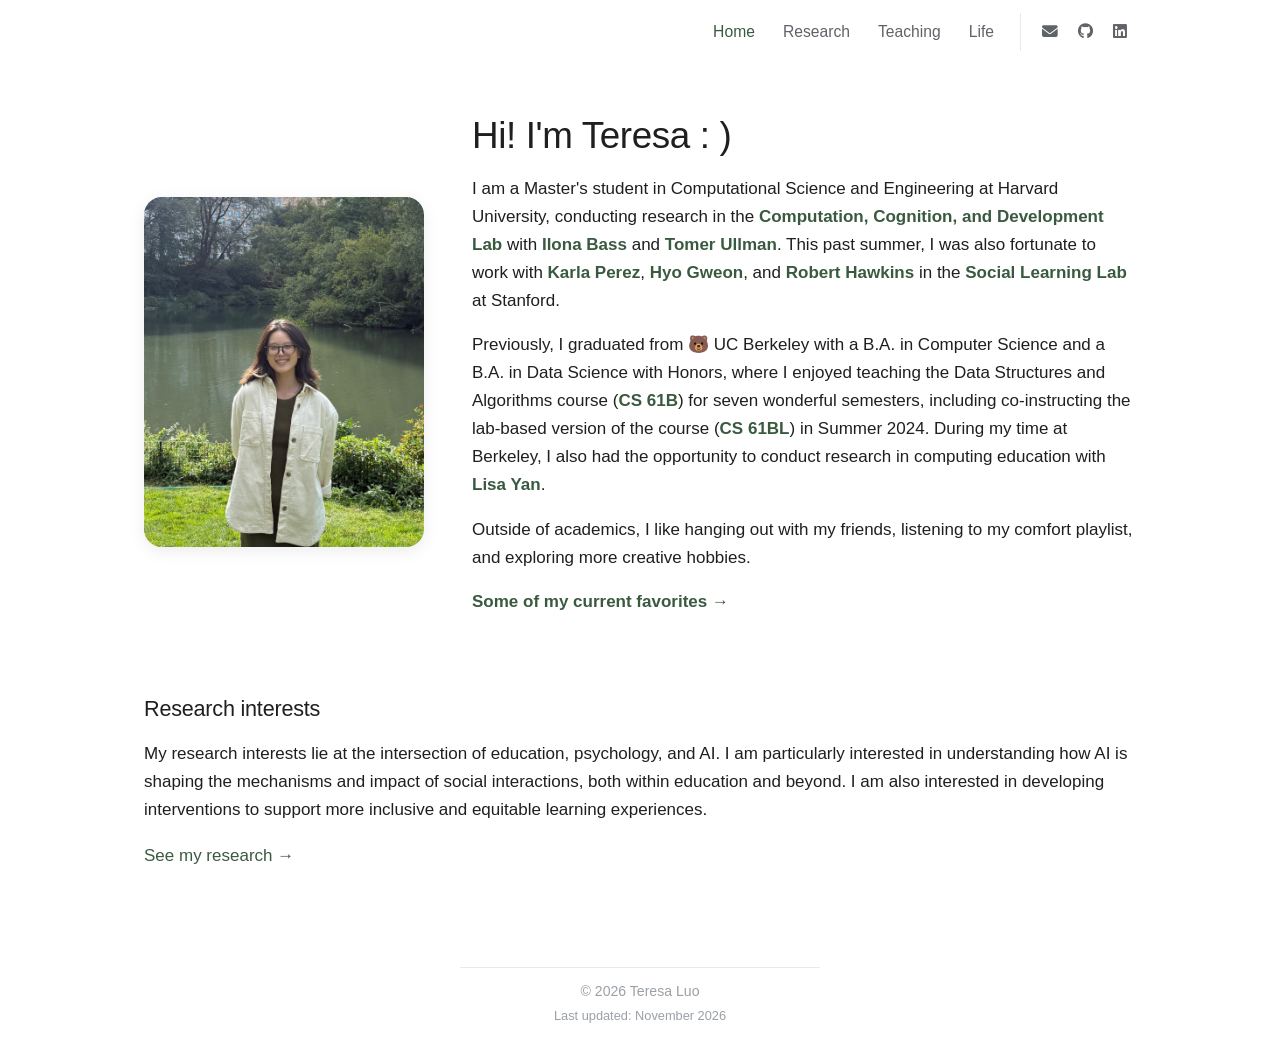
<file: index.html>
<!doctype html>
<html lang="en">
<head>
    <meta charset="utf-8">
    <meta name="viewport" content="width=device-width, initial-scale=1">
    <meta name="description" content="Teresa Luo: Master's student in Computational Science and Engineering at Harvard, researching education, psychology, and AI.">
    <meta name="theme-color" content="#ffffff">
    <title>Teresa Luo</title>
    <link rel="icon" href="data:image/svg+xml,<svg xmlns=%22http://www.w3.org/2000/svg%22 viewBox=%220 0 100 100%22><text y=%22.9em%22 font-size=%2290%22>🐼</text></svg>">
    <link rel="stylesheet" href="https://cdnjs.cloudflare.com/ajax/libs/font-awesome/6.5.2/css/all.min.css">
    <link rel="stylesheet" href="assets/site.css">
</head>
<body data-page="home">

<!-- ===== Shared header (same on every page) ===== -->
<header class="site-header">
    <div class="wrap nav-row">
        <button class="nav-toggle" type="button" aria-label="Menu" aria-expanded="false"><i class="fa-solid fa-bars"></i></button>
        <nav class="site-nav" aria-label="Main">
            <a href="index.html" data-nav="home">Home</a>
            <a href="research.html" data-nav="research">Research</a>
            <a href="teaching.html" data-nav="teaching">Teaching</a>
            <a href="life.html" data-nav="life">Life</a>
            <span class="nav-icons">
                <a href="#" data-email="ude.dravrah.g@oulaseret" title="Email" aria-label="Email"><i class="fa-solid fa-envelope"></i></a>
                <a href="https://github.com/teresalluo" target="_blank" rel="noopener" title="GitHub" aria-label="GitHub"><i class="fa-brands fa-github"></i></a>
                <a href="https://www.linkedin.com/in/teresa-luo-lmk1210/" target="_blank" rel="noopener" title="LinkedIn" aria-label="LinkedIn"><i class="fa-brands fa-linkedin"></i></a>
            </span>
        </nav>
    </div>
</header>

<main class="wrap">
    <section class="hero">
        <div class="hero-side">
            <div class="hero-photo">
                <img src="images/profile.jpg" alt="Portrait of Teresa" data-ph="Profile photo">
            </div>
        </div>

        <div class="hero-text">
            <h1>Hi! I'm Teresa : )</h1>
            <p>
                I am a Master's student in Computational Science and Engineering at Harvard University,
                conducting research in the
                <a href="https://www.cocodev.org/" target="_blank" rel="noopener">Computation, Cognition, and Development Lab</a>
                with <a href="https://ilonabass.weebly.com/" target="_blank" rel="noopener">Ilona Bass</a>
                and <a href="https://www.tomerullman.org/" target="_blank" rel="noopener">Tomer Ullman</a>.
                This past summer, I was also fortunate to work with
                <a href="https://karlaeperez.github.io/karla/" target="_blank" rel="noopener">Karla Perez</a>,
                <a href="https://web.stanford.edu/~hyo/Home.html" target="_blank" rel="noopener">Hyo Gweon</a>, and
                <a href="https://rdhawkins.com/" target="_blank" rel="noopener">Robert Hawkins</a>
                in the <a href="https://sll.stanford.edu/" target="_blank" rel="noopener">Social Learning Lab</a> at Stanford.
            </p>
            <p>
                Previously, I graduated from 🐻 UC Berkeley with a B.A. in Computer Science and a B.A. in Data Science
                with Honors, where I enjoyed teaching the Data Structures and Algorithms course
                (<a href="https://sp25.datastructur.es" target="_blank" rel="noopener">CS 61B</a>)
                for seven wonderful semesters, including co-instructing the lab-based version of the course
                (<a href="https://cs61bl.github.io/su24" target="_blank" rel="noopener">CS 61BL</a>)
                in Summer 2024. During my time at Berkeley, I also had the opportunity to conduct research in
                computing education with
                <a href="https://www2.eecs.berkeley.edu/Faculty/Homepages/yanlisa.html" target="_blank" rel="noopener">Lisa Yan</a>.
            </p>
            <p>
                Outside of academics, I like hanging out with my friends, listening to my comfort playlist,
                and exploring more creative hobbies. 
            </p>
            <p><a href="life.html">Some of my current favorites →</a></p>
        </div>
    </section>

    <!-- Research interests  -->
    <section class="block" id="interests">
        <h2 class="section-title">Research interests</h2>
        <p>
            My research interests lie at the intersection of education, psychology, and AI. 
            I am particularly interested in understanding how AI is shaping the mechanisms and impact of social interactions, both within education and beyond. 
            I am also interested in developing interventions to support more inclusive and equitable learning experiences.
        </p>
        <p style="margin-top:18px"><a class="more-link" href="research.html">See my research →</a></p>
    </section>


    <!-- News (scrollable)
         Newest first. Copy an <li> to add an item; tags: Talk, Paper, Poster, Fellowship, Grant…
    <section class="block" id="news">
        <h2 class="section-title">News</h2>
        <div class="news" tabindex="0" aria-label="News, scrollable">
            <ul>
                <li>
                    <time class="tbd">Mon YYYY</time>
                    <p><span class="chip accent">Paper</span><span class="tbd">Our paper on sense of belonging in CS was accepted to SIGCSE TS 2027.</span></p>
                </li>
                <li>
                    <time class="tbd">Mon YYYY</time>
                    <p><span class="chip accent">Fellowship</span><span class="tbd">[Fellowship or grant name and a short line.]</span></p>
                </li>
                <li>
                    <time class="tbd">Summer 2026</time>
                    <p><span class="chip">Research</span><span class="tbd">Spent the summer in the Social Learning Lab at Stanford.</span></p>
                </li>
                <li>
                    <time class="tbd">Mon YYYY</time>
                    <p><span class="chip accent">Talk</span><span class="tbd">[Talk title], [venue].</span></p>
                </li>
                <li>
                    <time class="tbd">Mon YYYY</time>
                    <p><span class="chip accent">Paper</span><span class="tbd">Presented our student support paper at SIGCSE TS 2026.</span></p>
                </li>
                <li>
                    <time class="tbd">Mon YYYY</time>
                    <p><span class="chip">Milestone</span><span class="tbd">Started my Master's in Computational Science and Engineering at Harvard.</span></p>
                </li>
                <li>
                    <time class="tbd">May YYYY</time>
                    <p><span class="chip">Milestone</span><span class="tbd">Graduated from UC Berkeley with Honors in Data Science.</span></p>
                </li>
                <li>
                    <time class="tbd">Mon YYYY</time>
                    <p><span class="chip accent">Poster</span><span class="tbd">Presented our student support poster at SIGCSE TS 2025.</span></p>
                </li>
            </ul>
        </div>
    </section>
    ===== end News ===== -->

</main>

<footer class="site-footer">
    <div class="wrap">
        <span>© <span id="year">2026</span> Teresa Luo</span>
        <span class="last-updated">Last updated: November 2026</span>
    </div>
</footer>

<script src="assets/site.js"></script>
</body>
</html>
</file>
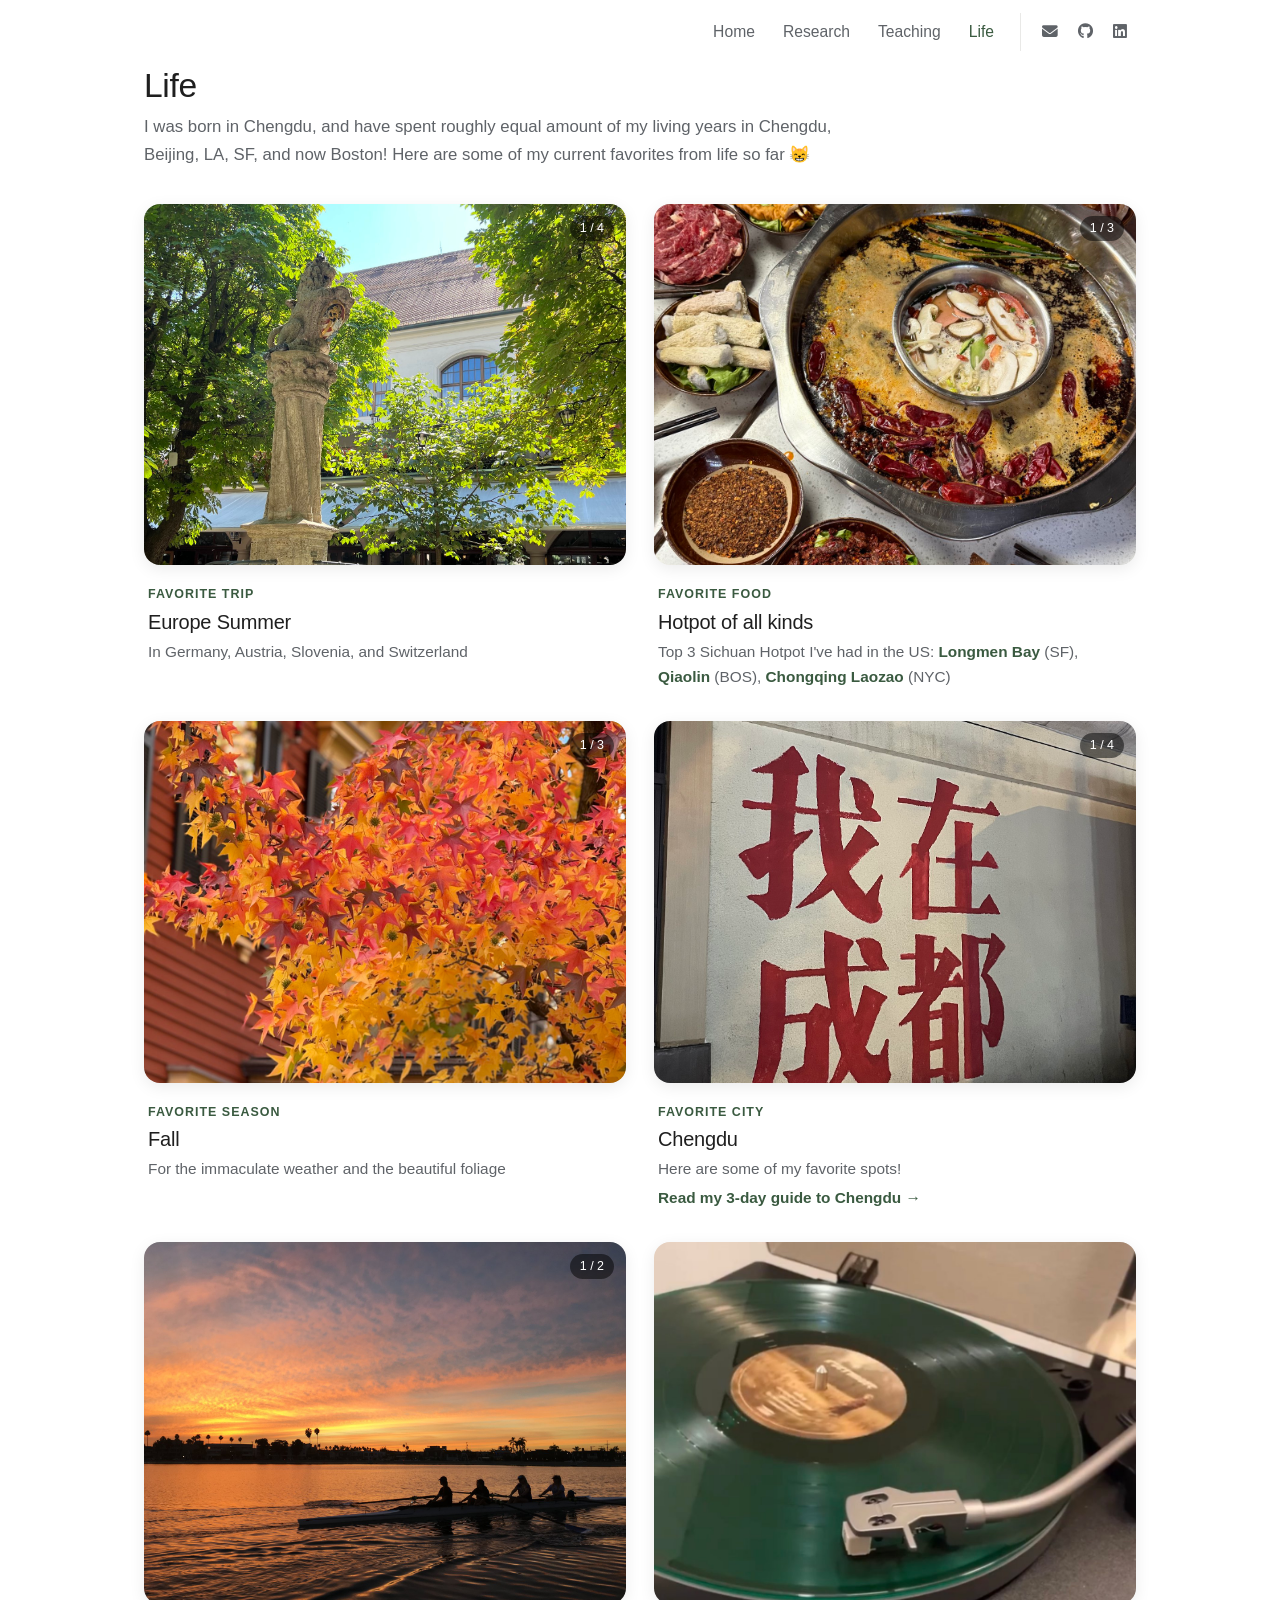
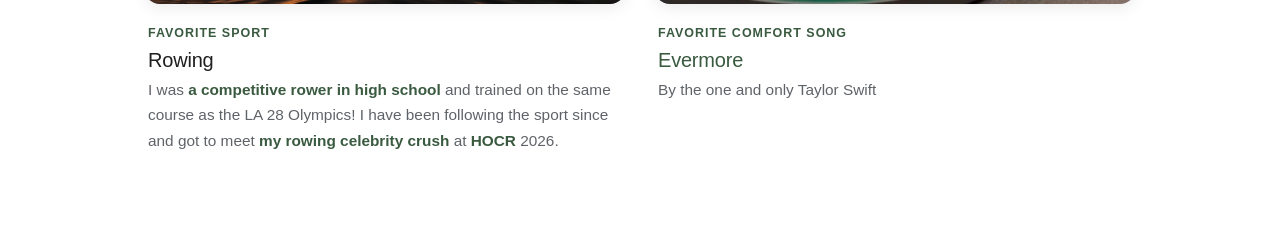
<file: life.html>
<!doctype html>
<html lang="en">
<head>
    <meta charset="utf-8">
    <meta name="viewport" content="width=device-width, initial-scale=1">
    <meta name="description" content="A few of Teresa Luo's current favorites from life.">
    <meta name="theme-color" content="#ffffff">
    <title>Life · Teresa Luo</title>
    <link rel="icon" href="data:image/svg+xml,<svg xmlns=%22http://www.w3.org/2000/svg%22 viewBox=%220 0 100 100%22><text y=%22.9em%22 font-size=%2290%22>🐼</text></svg>">
    <link rel="stylesheet" href="https://cdnjs.cloudflare.com/ajax/libs/font-awesome/6.5.2/css/all.min.css">
    <link rel="stylesheet" href="assets/site.css">
</head>
<body data-page="life">

<header class="site-header">
    <div class="wrap nav-row">
        <button class="nav-toggle" type="button" aria-label="Menu" aria-expanded="false"><i class="fa-solid fa-bars"></i></button>
        <nav class="site-nav" aria-label="Main">
            <a href="index.html" data-nav="home">Home</a>
            <a href="research.html" data-nav="research">Research</a>
            <a href="teaching.html" data-nav="teaching">Teaching</a>
            <a href="life.html" data-nav="life">Life</a>
            <span class="nav-icons">
                <a href="#" data-email="ude.dravrah.g@oulaseret" title="Email" aria-label="Email"><i class="fa-solid fa-envelope"></i></a>
                <a href="https://github.com/teresalluo" target="_blank" rel="noopener" title="GitHub" aria-label="GitHub"><i class="fa-brands fa-github"></i></a>
                <a href="https://www.linkedin.com/in/teresa-luo-lmk1210/" target="_blank" rel="noopener" title="LinkedIn" aria-label="LinkedIn"><i class="fa-brands fa-linkedin"></i></a>
            </span>
        </nav>
    </div>
</header>

<main class="wrap">
    <h1 class="page-title">Life</h1>
    <p class="page-intro">
        I was born in Chengdu, and have spent roughly equal amount of my living years in Chengdu, Beijing, LA,
        SF, and now Boston! Here are some of my current favorites from life so far 😸
    </p>

    <div class="fav-grid">

        <!-- Trip -->
        <article class="fav-card">
            <div class="carousel">
                <div class="carousel-track">
                    <figure class="slide">
                        <img src="images/life/trip-munich.jpg" alt="" data-ph="Munich">
                        <figcaption><b>Munich, Germany</b></figcaption>
                    </figure>
                    <figure class="slide">
                        <img src="images/life/trip-salzburg.jpg" alt="" data-ph="Salzburg">
                        <figcaption><b>Salzburg, Austria</b></figcaption>
                    </figure>
                    <figure class="slide">
                        <img src="images/life/trip-slovenia.jpg" alt="" data-ph="Slovenia">
                        <figcaption><b>Lake Bled, Slovenia</b></figcaption>
                    </figure>
                    <figure class="slide">
                        <img src="images/life/trip-switzerland.jpg" alt="" data-ph="Switzerland">
                        <figcaption><b>Männlichen, Switzerland</b></figcaption>
                    </figure>
                </div>
            </div>
            <div class="fav-label">
                <span class="kicker">Favorite trip</span>
                <h3>Europe Summer</h3>
                <p>In Germany, Austria, Slovenia, and Switzerland</p>
            </div>
        </article>


        <!-- Food -->
        <article class="fav-card">
            <div class="carousel">
                <div class="carousel-track">
                    <figure class="slide">
                        <img src="images/life/hotpot-1.jpg" alt="" data-ph="#1 Longmen Bay">
                        <figcaption><b>Sichuan Hotpot</b>All time favorite.</figcaption>
                    </figure>
                    <figure class="slide">
                        <img src="images/life/hotpot-2.jpg" alt="" data-ph="#2 Qiaolin">
                        <figcaption><b>Homemade Hotpot</b>Family tradition for Chinese New Year.</figcaption>
                    </figure>
                    <figure class="slide">
                        <img src="images/life/hotpot-3.jpg" alt="" data-ph="#3 Chongqing Laozao">
                        <figcaption><b>Beijing Lamb Hotpot</b>Perfect for winter.</figcaption>
                    </figure>
                </div>
            </div>
            <div class="fav-label">
                <span class="kicker">Favorite food</span>
                <h3>Hotpot of all kinds</h3>
                <p>Top 3 Sichuan Hotpot I've had in the US: <a href="https://share.google/31XPvJmdEYuAkTOsK" target="_blank" rel="noopener">Longmen Bay</a> (SF), <a href="https://share.google/3raqcWEhiXkG2h8Eh" target="_blank" rel="noopener">Qiaolin</a> (BOS), <a href="https://share.google/3NQvRjx6LR2bCLamO" target="_blank" rel="noopener">Chongqing Laozao</a> (NYC)</p>
            </div>
        </article>


        <!-- Season -->
        <article class="fav-card">
            <div class="carousel">
                <div class="carousel-track">
                    <figure class="slide">
                        <img src="images/life/boston-fall-1.jpg" alt="" data-ph="Boston fall 1">
                        <figcaption><b>Cambridge, MA</b></figcaption>
                    </figure>
                    <figure class="slide">
                        <img src="images/life/boston-fall-2.jpg" alt="" data-ph="Boston fall 2">
                        <figcaption><b>Boston, MA</b></figcaption>
                    </figure>
                    <figure class="slide">
                        <img src="images/life/berkeley-fall.jpg" alt="" data-ph="Berkeley fall">
                        <figcaption><b>Berkeley, CA</b></figcaption>
                    </figure>
                </div>
            </div>
            <div class="fav-label">
                <span class="kicker">Favorite season</span>
                <h3>Fall</h3>
                <p>For the immaculate weather and the beautiful foliage</p>
            </div>
        </article>

        <!-- City -->
        <article class="fav-card">
            <div class="carousel">
                <div class="carousel-track">
                    <figure class="slide">
                        <img src="images/life/chengdu-1.jpg" alt="" data-ph="Chengdu-1">
                        <figcaption><b>玉林 (Yulin)</b></figcaption>
                    </figure>
                    <figure class="slide">
                        <img src="images/life/chengdu-2.jpg" alt="" data-ph="Chengdu-2">
                        <figcaption><b>人民公园 (People's Park)</b></figcaption>
                    </figure>
                    <figure class="slide">
                        <img src="images/life/chengdu-3.jpg" alt="" data-ph="Chengdu-3">
                        <figcaption><b>宽窄巷子 (Kuanzhai Alley)</b></figcaption>
                    </figure>
                    <figure class="slide">
                        <img src="images/life/chengdu-4.jpg" alt="" data-ph="Chengdu-4">
                        <figcaption><b>熊猫谷 (Panda Valley)</b></figcaption>
                    </figure>
                </div>
            </div>
            <div class="fav-label">
                <span class="kicker">Favorite city</span>
                <h3>Chengdu</h3>
                <p>Here are some of my favorite spots!</p>
                <p>
                    <a href="https://docs.google.com/document/d/1J1O_hslM74y4-bNJDD3VA3Fhli7TK6GT7sq55f9Pz04/edit?usp=sharing" target="_blank" rel="noopener noreferrer">Read my 3-day guide to Chengdu →</a>
                </p>
            </div>
        </article>

        <!-- Sport -->
        <article class="fav-card">
            <div class="carousel">
                <div class="carousel-track">
                    <figure class="slide">
                        <img src="images/life/rowing-1.jpg" alt="" data-ph="rowing-1">
                        <figcaption><b>Long Beach 2019</b>Novice year!</figcaption>

                    </figure>
                    <figure class="slide">
                        <img src="images/life/rowing-2.jpg" alt="" data-ph="rowing-2">
                        <figcaption><b>Cambridge 2026</b>US Women's Olympic team at HOCR.</figcaption>
                    </figure>
                </div>
            </div>
            <div class="fav-label">
                <span class="kicker">Favorite sport</span>
                <h3>Rowing</h3>
                <p>I was <a href="https://www.longbeachjuniorcrew.org/" target="_blank" rel="noopener">a competitive rower in high school</a> and trained on the same course as the LA 28 Olympics! I have been following the sport since and got to meet <a href="https://usrowing.org/rosters/2025-senior/kaitlin-knifton" target="_blank" rel="noopener">my rowing celebrity crush</a> at <a href="https://hocr.org/" target="_blank" rel="noopener">HOCR</a> 2026.  </p>
            </div>
        </article>


        <!-- Song -->
        <article class="fav-card">
            <div class="carousel">
                <div class="carousel-track">
                    <figure class="slide">
                        <img src="images/life/champagne-problems.jpg" alt="Green vinyl record playing on a turntable">
                    </figure>
                </div>
            </div>
            <div class="fav-label">
                <span class="kicker">Favorite comfort song</span>
                <h3><a href="https://www.youtube.com/watch?v=EXLgZZE072g" target="_blank" rel="noopener">Evermore</a></h3>
                <p>By the one and only Taylor Swift</p>
            </div>
        </article>

    </div>
</main>

<script src="assets/site.js"></script>
</body>
</html>
</file>
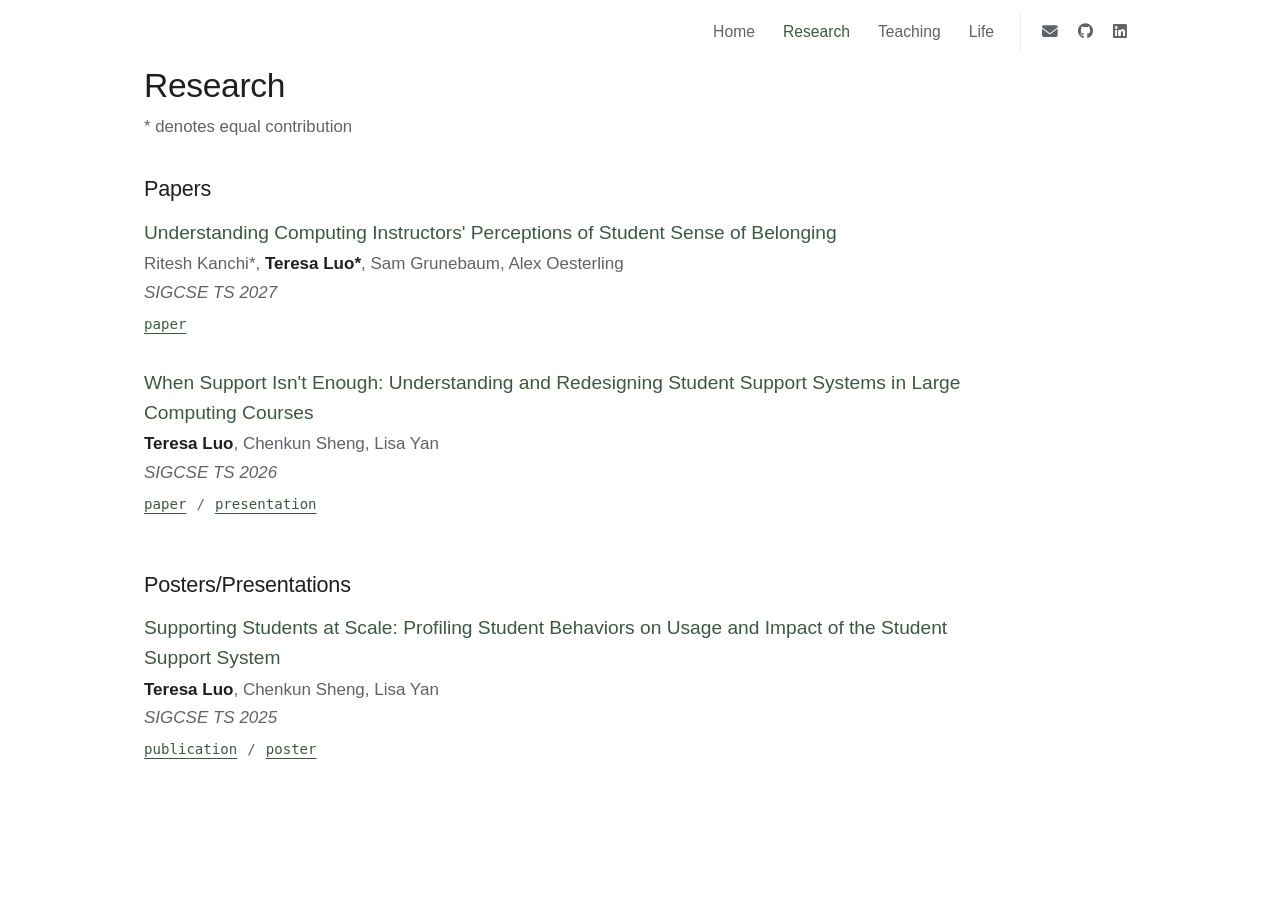
<file: research.html>
<!doctype html>
<html lang="en">
<head>
    <meta charset="utf-8">
    <meta name="viewport" content="width=device-width, initial-scale=1">
    <meta name="description" content="Research by Teresa Luo at the intersection of education, psychology, and AI.">
    <meta name="theme-color" content="#ffffff">
    <title>Research · Teresa Luo</title>
    <link rel="icon" href="data:image/svg+xml,<svg xmlns=%22http://www.w3.org/2000/svg%22 viewBox=%220 0 100 100%22><text y=%22.9em%22 font-size=%2290%22>🐼</text></svg>">
    <link rel="stylesheet" href="https://cdnjs.cloudflare.com/ajax/libs/font-awesome/6.5.2/css/all.min.css">
    <link rel="stylesheet" href="assets/site.css">
</head>
<body data-page="research">

<header class="site-header">
    <div class="wrap nav-row">
        <button class="nav-toggle" type="button" aria-label="Menu" aria-expanded="false"><i class="fa-solid fa-bars"></i></button>
        <nav class="site-nav" aria-label="Main">
            <a href="index.html" data-nav="home">Home</a>
            <a href="research.html" data-nav="research">Research</a>
            <a href="teaching.html" data-nav="teaching">Teaching</a>
            <a href="life.html" data-nav="life">Life</a>
            <span class="nav-icons">
                <a href="#" data-email="ude.dravrah.g@oulaseret" title="Email" aria-label="Email"><i class="fa-solid fa-envelope"></i></a>
                <a href="https://github.com/teresalluo" target="_blank" rel="noopener" title="GitHub" aria-label="GitHub"><i class="fa-brands fa-github"></i></a>
                <a href="https://www.linkedin.com/in/teresa-luo-lmk1210/" target="_blank" rel="noopener" title="LinkedIn" aria-label="LinkedIn"><i class="fa-brands fa-linkedin"></i></a>
            </span>
        </nav>
    </div>
</header>

<main class="wrap">
    <h1 class="page-title">Research</h1>
    <p class="page-intro">
        * denotes equal contribution</span>
    </p>

    <!--
        One <div class="pub"> per item:
          .pub-title    title (link)
          .pub-authors  authors; wrap your name in <span class="me">
          .pub-venue    venue or status (shown in italics)
          .pub-links    optional small links (paper, code, slides, ...)
        A link with class="pending" is greyed out and not clickable: set its href and
        remove "pending" once the link exists.
    -->

    <!-- Papers -->
    <section class="pub-section">
        <h2 class="section-title">Papers</h2>
        <div class="pubs">

            <!-- <div class="pub">
                <a class="pub-title" href="#"><span class="tbd">[Title]</span>: Thought Process Evaluation</a>
                <div class="pub-authors"><span class="me">Teresa Luo</span>, <span class="tbd">[co-authors]</span></div>
                <div class="pub-venue">Manuscript in preparation</div>
            </div> -->

            <div class="pub">
                <a class="pub-title" href="https://arxiv.org/abs/2611.13237" target="_blank" rel="noopener">Understanding Computing Instructors' Perceptions of Student Sense of Belonging</a>
                <div class="pub-authors">Ritesh Kanchi*, <span class="me">Teresa Luo*</span>, Sam Grunebaum, Alex Oesterling</div>
                <div class="pub-venue">SIGCSE TS 2027</div>
                <div class="pub-links"><a href="https://arxiv.org/pdf/2611.13237" target="_blank" rel="noopener">paper</a></div>
            </div>

            <div class="pub">
                <a class="pub-title" href="https://doi.org/10.1145/3770762.3772665" target="_blank" rel="noopener">When Support Isn't Enough: Understanding and Redesigning Student Support Systems in Large Computing Courses</a>
                <div class="pub-authors"><span class="me">Teresa Luo</span>, Chenkun Sheng, Lisa Yan</div>
                <div class="pub-venue">SIGCSE TS 2026</div>
                <div class="pub-links">
                    <a href="https://doi.org/10.1145/3770762.3772665" target="_blank" rel="noopener">paper</a>
                    <a href="https://drive.google.com/file/d/1XvQI54ImFT6zc90M0y9wwnI9Kr5MfpSe/view?usp=drive_link" target="_blank" rel="noopener">presentation</a>
                </div>
            </div>

        </div>
    </section>

    <!-- Posters -->
    <section class="pub-section">
        <h2 class="section-title">Posters/Presentations</h2>
        <div class="pubs">

            <div class="pub">
                <a class="pub-title" href="https://doi.org/10.1145/3641555.3705258" target="_blank" rel="noopener">Supporting Students at Scale: Profiling Student Behaviors on Usage and Impact of the Student Support System</a>
                <div class="pub-authors"><span class="me">Teresa Luo</span>, Chenkun Sheng, Lisa Yan</div>
                <div class="pub-venue">SIGCSE TS 2025</div>
                <div class="pub-links">
                    <a href="https://dl.acm.org/doi/epdf/10.1145/3641555.3705258" target="_blank" rel="noopener">publication</a>
                    <a href="https://drive.google.com/file/d/1R-ztJF1cuF7gwCAP9mgS2rvGm7xehKNs/view?usp=drive_link" target="_blank" rel="noopener">poster</a>
                </div>

            </div>

        </div>
    </section>
</main>

<script src="assets/site.js"></script>
</body>
</html>
</file>
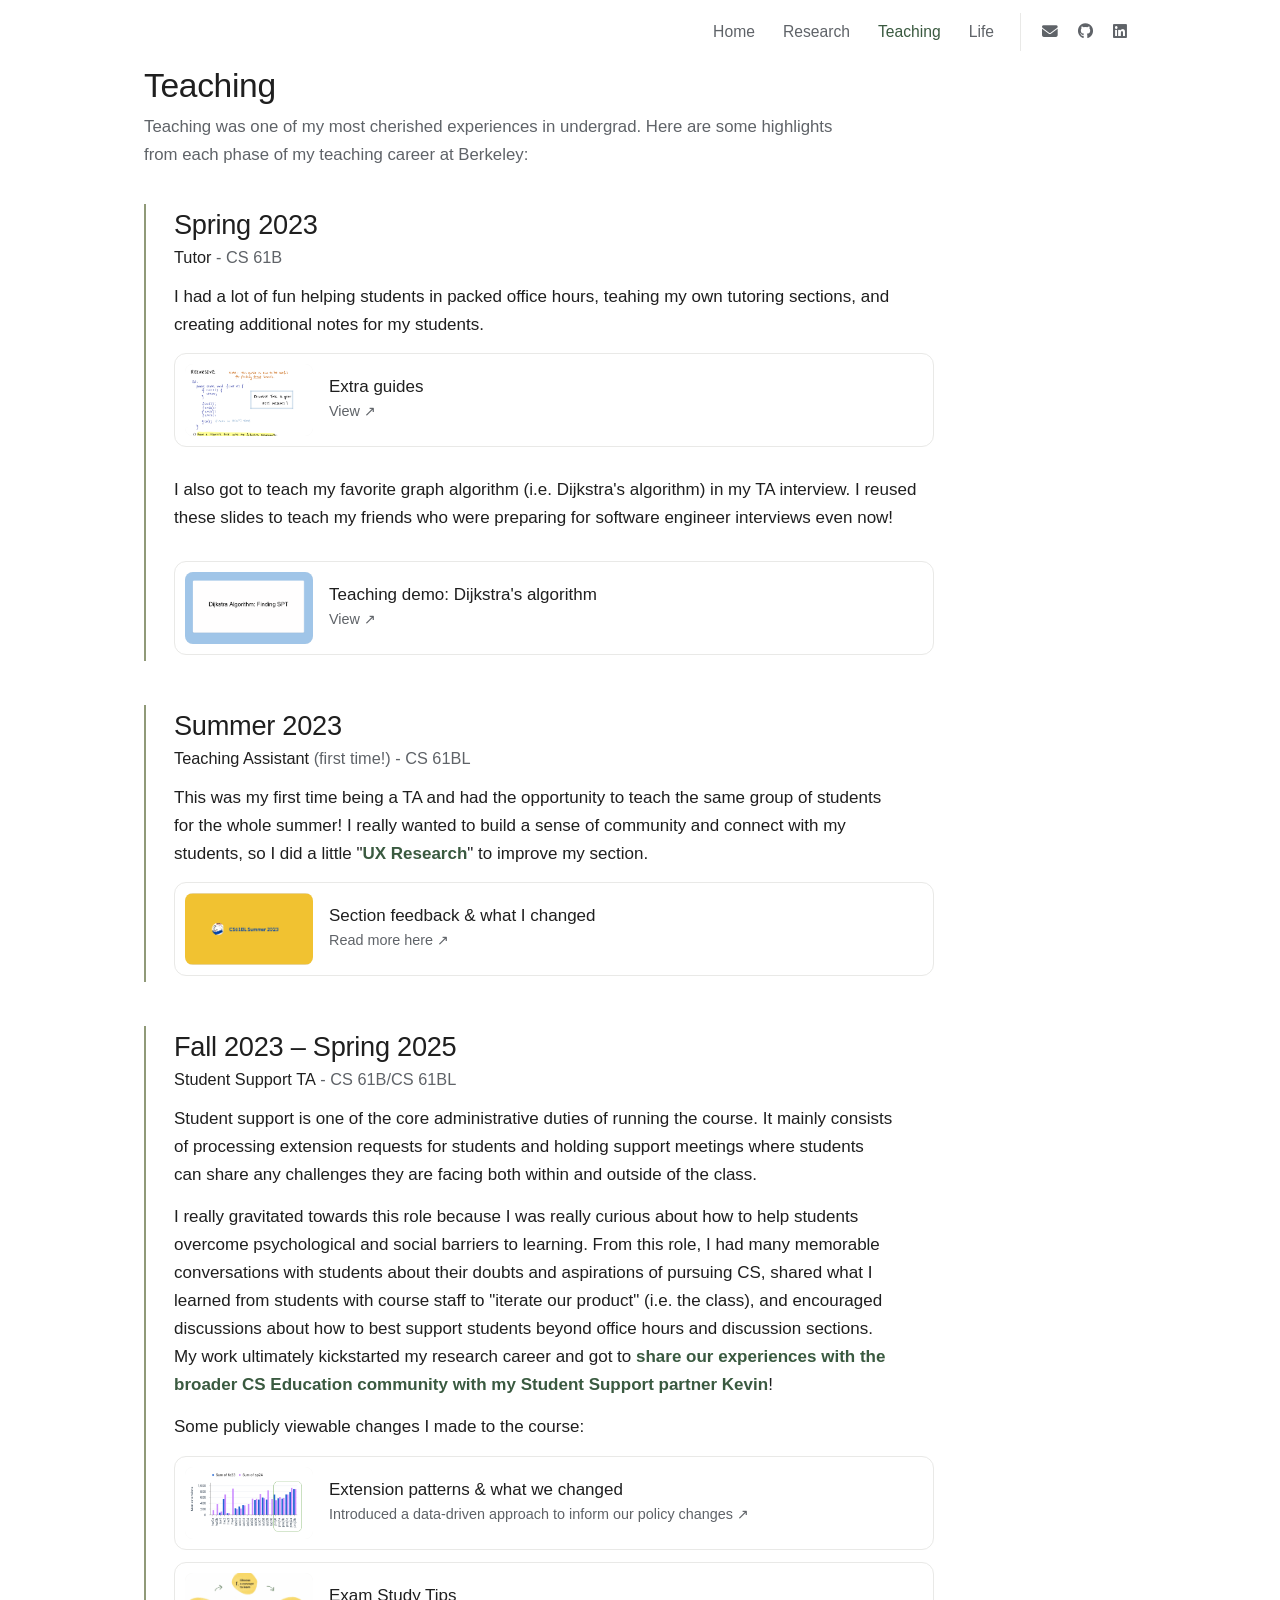
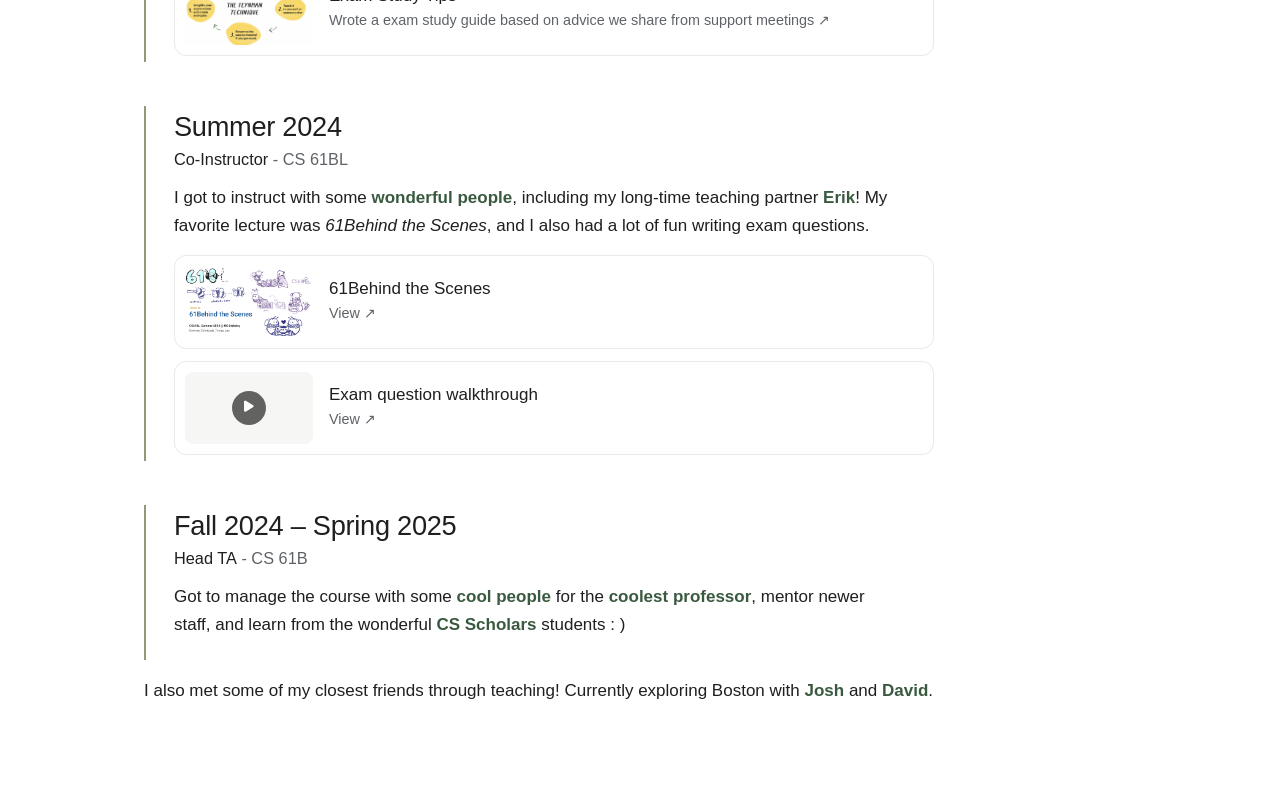
<file: teaching.html>
<!doctype html>
<html lang="en">
<head>
    <meta charset="utf-8">
    <meta name="viewport" content="width=device-width, initial-scale=1">
    <meta name="description" content="Teresa Luo's teaching at UC Berkeley: CS 61B and CS 61BL, from tutor to co-instructor and head TA.">
    <meta name="theme-color" content="#ffffff">
    <title>Teaching · Teresa Luo</title>
    <link rel="icon" href="data:image/svg+xml,<svg xmlns=%22http://www.w3.org/2000/svg%22 viewBox=%220 0 100 100%22><text y=%22.9em%22 font-size=%2290%22>🐼</text></svg>">
    <link rel="stylesheet" href="https://cdnjs.cloudflare.com/ajax/libs/font-awesome/6.5.2/css/all.min.css">
    <link rel="stylesheet" href="assets/site.css">
</head>
<body data-page="teaching">

<header class="site-header">
    <div class="wrap nav-row">
        <button class="nav-toggle" type="button" aria-label="Menu" aria-expanded="false"><i class="fa-solid fa-bars"></i></button>
        <nav class="site-nav" aria-label="Main">
            <a href="index.html" data-nav="home">Home</a>
            <a href="research.html" data-nav="research">Research</a>
            <a href="teaching.html" data-nav="teaching">Teaching</a>
            <a href="life.html" data-nav="life">Life</a>
            <span class="nav-icons">
                <a href="#" data-email="ude.dravrah.g@oulaseret" title="Email" aria-label="Email"><i class="fa-solid fa-envelope"></i></a>
                <a href="https://github.com/teresalluo" target="_blank" rel="noopener" title="GitHub" aria-label="GitHub"><i class="fa-brands fa-github"></i></a>
                <a href="https://www.linkedin.com/in/teresa-luo-lmk1210/" target="_blank" rel="noopener" title="LinkedIn" aria-label="LinkedIn"><i class="fa-brands fa-linkedin"></i></a>
            </span>
        </nav>
    </div>
</header>

<main class="wrap">
    <h1 class="page-title">Teaching</h1>
    <p class="page-intro">
        Teaching was one of my most cherished experiences in undergrad. Here are some highlights from each
        phase of my teaching career at Berkeley:
    </p>

    <div class="timeline">

        <!-- Spring 2023 -->
        <section class="phase" id="sp23">
            <h2 class="phase-term">Spring 2023</h2>
            <span class="phase-role"><b>Tutor</b> - CS 61B</span>
            <p>
                I had a lot of fun helping students in packed office hours, teahing my own tutoring sections, and creating additional notes for my students. 
            </p>
            <div class="resource-list">
                <a class="resource-card" href="https://drive.google.com/drive/folders/1YCnbFwEJ2z-nXiWkNapxc6xeDbUDlY2U?usp=drive_link" target="_blank" rel="noopener">
                    <span class="resource-thumb"><img src="images/teaching/sp23-asymp-thumb.png" style="object-position: left top" alt="Handwritten notes on recursive runtime"></span>
                    <span>
                        <span class="resource-title">Extra guides</span>
                        <span class="resource-label">View ↗</span>
                    </span>
                </a>
                <p>
                    I also got to teach my favorite graph algorithm (i.e. Dijkstra's algorithm) in my TA interview. I reused these slides to teach my friends who were preparing for software engineer interviews even now!
                </p>
                <a class="resource-card" href="https://drive.google.com/file/d/1QF45VzyWmTeqIHHUfmdChlxeeRcY4cmN/view?usp=sharing" target="_blank" rel="noopener">
                    <span class="resource-thumb"><img src="images/teaching/sp23-demo-thumb.png" alt="Dijkstra Algorithm: Finding SPT title slide"></span>
                    <span>
                        <span class="resource-title">Teaching demo: Dijkstra's algorithm</span>
                        <span class="resource-label">View ↗</span>
                    </span>
                </a>
            </div>

        </section>

        <!-- Summer 2023 -->
        <section class="phase" id="su23">
            <h2 class="phase-term">Summer 2023</h2>
            <span class="phase-role"><b>Teaching Assistant</b> (first time!) - CS 61BL </span>
            <p>
                This was my first time being a TA and had the opportunity to teach the same group of students for the whole summer!
                I really wanted to build a sense of community and connect with my students, so I did a little "<a href="https://www.interaction-design.org/literature/topics/ux-research" target="_blank" rel="noopener">UX Research</a>" to improve my section. 
            </p>
            <div class="resource-list">
                <a class="resource-card" href="https://nutritious-tub-2b6.notion.site/Improving-my-product-How-to-make-my-discussion-sections-more-effective-8ea26d69a78546bda1637b54710b44b9" target="_blank" rel="noopener">
                    <span class="resource-thumb"><img src="images/teaching/su23-thumb.png" alt="CS61BL Summer 2023 cover"></span>
                    <span>
                        <span class="resource-title">Section feedback &amp; what I changed</span>
                        <span class="resource-label">Read more here ↗</span>
                    </span>
                </a>
            </div>
        </section>

        <!-- Fall 2023 – Spring 2025 -->
        <section class="phase" id="support">
            <h2 class="phase-term">Fall 2023 – Spring 2025</h2>
            <span class="phase-role"><b>Student Support TA</b> - CS 61B/CS 61BL</span>
            <p>
                Student support is one of the core administrative duties of running the course. It mainly consists of processing extension requests for students and holding support meetings where students can share any challenges they are facing both within and outside of the class. 
            </p>

            <p>
                I really gravitated towards this role because I was really curious about how to help students overcome psychological and social barriers to learning. From this role, I had many memorable conversations with students about their doubts and aspirations of pursuing CS, shared what I learned from students with course staff to "iterate our product" (i.e. the class), and encouraged discussions about how to best support students beyond office hours and discussion sections. 
                My work ultimately kickstarted my research career and got to <a href="https://doi.org/10.1145/3770762.3772665" target="_blank" rel="noopener">share our experiences with the broader CS Education community with my Student Support partner Kevin</a>! 
            </p>
            <p>
                Some publicly viewable changes I made to the course: 
            </p>
            <div class="resource-list">
                <a class="resource-card" href="https://docs.google.com/presentation/d/1yAsm_1K6WGd6xFNg3TkNNqh17YrfZ5acOw-inugmRJ4/edit?slide=id.g27fadf4db1f_0_737#slide=id.g27fadf4db1f_0_737" target="_blank" rel="noopener">
                    <span class="resource-thumb"><img src="images/teaching/extensions-thumb.png" alt="Bar chart of extension requests per assignment, Fall 2023 vs Spring 2024"></span>
                    <span>
                        <span class="resource-title">Extension patterns &amp; what we changed</span>
                        <span class="resource-label">Introduced a data-driven approach to inform our policy changes ↗</span>
                    </span>
                </a>
                <a class="resource-card" href="https://fa26.datastructur.es/resources/exam-study-tips/" target="_blank" rel="noopener">
                    <span class="resource-thumb"><img src="images/teaching/study-guide-thumb.png" alt="The Feynman Technique: a four-step learning cycle"></span>
                    <span>
                        <span class="resource-title">Exam Study Tips</span>
                        <span class="resource-label">Wrote a exam study guide based on advice we share from support meetings ↗</span>
                    </span>
                </a>
            </div>
        </section>

        <!-- Summer 2024 -->
        <section class="phase" id="su24">
            <h2 class="phase-term">Summer 2024</h2>
            <span class="phase-role"><b>Co-Instructor</b> - CS 61BL</span>
            <p>
                I got to instruct with some <a href="https://cs61bl.github.io/su24/staff" target="_blank" rel="noopener">wonderful people</a>, including my long-time teaching partner <a href="https://ekizior.github.io/" target="_blank" rel="noopener">Erik</a>! 
                My favorite lecture was <em>61Behind the Scenes</em>, and I also had a lot of fun writing exam questions.
            </p>
            <div class="resource-list">
                <a class="resource-card" href="https://docs.google.com/presentation/d/1yAsm_1K6WGd6xFNg3TkNNqh17YrfZ5acOw-inugmRJ4/edit?slide=id.g27fa1e79294_0_140#slide=id.g27fa1e79294_0_140" target="_blank" rel="noopener">
                    <span class="resource-thumb"><img src="images/teaching/61bts-thumb.png" alt="61Behind the Scenes title slide with hand-drawn bee and bear doodles"></span>
                    <span>
                        <span class="resource-title">61Behind the Scenes</span>
                        <span class="resource-label">View ↗</span>
                    </span>
                </a>
                <a class="resource-card" href="https://www.youtube.com/watch?v=GMpu9jVKmXo&amp;list=PL102eBoiAo8kT7fT-Rt08OP6mpXhEuzzU&amp;index=4" target="_blank" rel="noopener">
                    <span class="resource-thumb">
                        <img src="https://i.ytimg.com/vi/GMpu9jVKmXo/hqdefault.jpg" alt="" loading="lazy" onerror="this.remove()">
                        <span class="play"><i class="fa-solid fa-play"></i></span>
                    </span>
                    <span>
                        <span class="resource-title">Exam question walkthrough</span>
                        <span class="resource-label">View ↗</span>
                    </span>
                </a>
            </div>
        </section>

        <!-- Fall 2024 – Spring 2025 -->
        <section class="phase" id="head-ta">
            <h2 class="phase-term">Fall 2024 – Spring 2025</h2>
            <span class="phase-role"><b>Head TA</b> - CS 61B</span>
            <p>
                Got to manage the course with some <a href="https://sp25.datastructur.es/staff/" target="_blank" rel="noopener">cool people</a> for the <a href="https://www2.eecs.berkeley.edu/Faculty/Homepages/joshhug.html" target="_blank" rel="noopener">coolest professor</a>, mentor newer staff, and learn from the wonderful <a href="https://eecs.berkeley.edu/cs-scholars/" target="_blank" rel="noopener">CS Scholars</a> students : ) 
            </p>
        </section>
    </div>

    <p>I also met some of my closest friends through teaching! Currently exploring Boston with <a href="https://joshbarua.github.io/" target="_blank" rel="noopener">Josh</a> and <a href="https://davidmyang.github.io/" target="_blank" rel="noopener">David</a>.</p>

</main>


<script src="assets/site.js"></script>
</body>
</html>
</file>
<file: assets/site.css>
/* =========================================================
   Teresa Luo — personal site
   Shared styles for every page. Plain CSS, no framework.
   Tweak the tokens in :root to restyle the whole site.
   ========================================================= */

:root {
    --bg: #ffffff;
    --card: #ffffff;            /* card surfaces */
    --text: #1f1f1f;
    --muted: #5f6368;
    --faint: #9aa0a6;
    --line: #e9e9e7;
    --line-strong: #dddddd;     /* borders on hover */
    --soft: #f6f6f4;
    --accent: #3a5a40;          /* deep forest green: links, active nav, highlights */
    --accent-dark: #263d2b;     /* hover / pressed */
    --accent-soft: #eaf0eb;
    --tbd-bg: #fff6dc;          /* placeholder highlight, remove .tbd when text is final */
    --tbd-line: #e2b33c;
    --radius: 12px;
    --shadow: 0 4px 16px rgba(0, 0, 0, 0.08);
    --shadow-lg: 0 10px 30px rgba(0, 0, 0, 0.14);
    --ease: 0.3s cubic-bezier(.4, 0, .2, 1);
    --wrap: 1040px;
    --gutter: 24px;
}

* { box-sizing: border-box; }

html { scroll-behavior: smooth; }

body {
    margin: 0;
    background: var(--bg);
    color: var(--text);
    /* System font stack: San Francisco on Mac/iPhone, Segoe UI on Windows, Roboto on Android */
    font-family: -apple-system, BlinkMacSystemFont, "Segoe UI", Roboto, "Helvetica Neue", Arial, sans-serif;
    font-size: 17px;
    font-weight: 300;
    line-height: 1.65;
    -webkit-font-smoothing: antialiased;
}

img { max-width: 100%; display: block; }

a { color: var(--accent); text-decoration: none; transition: color var(--ease); }
a:hover { color: var(--accent-dark); text-decoration: underline; text-underline-offset: 3px; }

:focus-visible { outline: 2px solid var(--accent); outline-offset: 3px; border-radius: 4px; }

h1, h2, h3 { font-weight: 500; letter-spacing: -0.01em; line-height: 1.25; margin: 0; }

.wrap {
    max-width: var(--wrap);
    margin: 0 auto;
    padding: 0 var(--gutter);
}

.muted { color: var(--muted); }

/* ---------- Placeholder helpers ---------- */

/* Inline text that still needs writing. Delete the class when done. */
.tbd {
    background: var(--tbd-bg);
    border-bottom: 1.5px dashed var(--tbd-line);
    padding: 0 3px;
    border-radius: 3px;
    color: #6b5313;
}

/* Grey box that replaces any <img data-ph> whose file isn't there yet. */
.ph {
    width: 100%;
    height: 100%;
    min-height: 120px;
    display: flex;
    flex-direction: column;
    align-items: center;
    justify-content: center;
    gap: 4px;
    text-align: center;
    padding: 12px;
    background:
        repeating-linear-gradient(45deg, #f1f1ef 0 10px, #f7f7f5 10px 20px);
    color: var(--faint);
    font-size: 0.9rem;
}
.ph i { font-size: 1.6rem; margin-bottom: 2px; }
.ph span { color: var(--muted); font-weight: 500; }
.ph code { font-family: ui-monospace, SFMono-Regular, Menlo, monospace; font-size: 0.72rem; color: var(--faint); word-break: break-all; }

/* ---------- Header / nav ---------- */

.site-header {
    position: sticky;
    top: 0;
    z-index: 50;
    background: rgba(255, 255, 255, 0.94);
    backdrop-filter: blur(10px);
    -webkit-backdrop-filter: blur(10px);
    border-bottom: 1px solid transparent;
    transition: border-color var(--ease);
}
.site-header.scrolled { border-bottom-color: var(--line); }

.nav-row {
    display: flex;
    align-items: center;
    justify-content: flex-end;
    height: 64px;
}

.site-nav { display: flex; align-items: center; gap: 4px; }

.site-nav a {
    color: var(--muted);
    padding: 6px 12px;
    border-radius: 999px;
    font-size: 0.98rem;
}
.site-nav a:hover { color: var(--accent); text-decoration: none; }
.site-nav a.active { color: var(--accent); font-weight: 500; }

.nav-icons {
    display: flex;
    gap: 2px;
    margin-left: 10px;
    padding-left: 12px;
    border-left: 1px solid var(--line);
}
.nav-icons a { padding: 6px 9px; }

.nav-toggle {
    display: none;
    background: none;
    border: 0;
    font-size: 1.25rem;
    color: var(--text);
    padding: 8px;
    cursor: pointer;
}

/* ---------- Page scaffolding ---------- */

main.wrap { padding-bottom: 80px; }  /* bottom space on every page, and above the footer on Home */

.page-title { font-size: 2.1rem; font-weight: 400; margin-bottom: 0.4rem; }

.page-intro {
    color: var(--muted);
    max-width: 720px;
    margin: 0 0 2.2rem;
    font-size: 1.05rem;
}

.section-title {
    font-size: 1.35rem;
    font-weight: 500;
    margin-bottom: 0.9rem;
}

.block { margin-top: 64px; }

.kicker {
    display: inline-block;
    font-size: 0.78rem;
    font-weight: 600;
    letter-spacing: 0.08em;
    text-transform: uppercase;
    color: var(--accent);
}

.chip {
    display: inline-block;
    font-size: 0.8rem;
    font-weight: 500;
    padding: 2px 10px;
    border-radius: 999px;
    background: var(--soft);
    color: var(--muted);
    border: 1px solid var(--line);
}
.chip.accent { background: var(--accent-soft); color: var(--accent); border-color: #cfdfd2; }

.more-link { font-weight: 500; }

/* ---------- Footer ---------- */

.site-footer {
    margin-top: 0;
    padding: 0 var(--gutter) 28px;
    color: var(--faint);
    font-size: 0.88rem;
}
/* short, centered footer line instead of a full-width band */
.site-footer .wrap {
    max-width: 360px;
    padding: 12px 0 0;
    border-top: 1px solid var(--line);
    display: flex;
    flex-direction: column;
    align-items: center;
    gap: 2px;
    text-align: center;
}
.last-updated { font-size: 0.8rem; }
.site-footer a { color: var(--muted); }

/* =========================================================
   HOME
   ========================================================= */

.hero {
    display: grid;
    grid-template-columns: 280px 1fr;
    gap: 48px;
    align-items: center;        /* photo is vertically centered on the intro text */
    padding-top: 48px;          /* space between the nav bar and the intro */
}

.hero-photo {
    width: 280px;
    aspect-ratio: 4 / 5;
    border-radius: 18px;
    overflow: hidden;
    background: var(--soft);
    box-shadow: var(--shadow);
}
.hero-photo img { width: 100%; height: 100%; object-fit: cover; }


.hero-text h1 {
    font-size: 2.3rem;
    font-weight: 400;
    margin-bottom: 1rem;
}
.hero-text p { margin: 0 0 1rem; }
.hero-text p a { font-weight: 600; }  /* bold links in the intro bio */



/* Research on Home: left rule, title / authors / "venue | links" */
.home-pubs { display: flex; flex-direction: column; gap: 36px; max-width: 860px; }
.home-pub {
    border-left: 2px solid var(--line);
    padding: 2px 0 2px 18px;
    line-height: 1.6;
}
.home-pub .pub-title { margin-bottom: 2px; }
.eq-note { color: var(--muted); font-size: 0.82rem; }
.pub-meta { display: flex; flex-wrap: wrap; align-items: baseline; }
.pub-meta > * + *::before {
    content: "|";
    color: var(--muted);
    margin: 0 10px;
    display: inline-block;   /* keeps the bar from being underlined on link hover */
}
.pub-meta > span { color: var(--accent); }

/* News: fixed-height, scrollable list */
.news {
    max-height: 340px;
    overflow-y: auto;
    border: 1px solid var(--line);
    border-radius: var(--radius);
    padding: 4px 20px;
    scrollbar-width: thin;
    /* fade the bottom edge so it reads as scrollable */
    mask-image: linear-gradient(to bottom, #000 85%, transparent);
    -webkit-mask-image: linear-gradient(to bottom, #000 85%, transparent);
}
.news ul { list-style: none; margin: 0; padding: 0 0 40px; }
.news li {
    display: grid;
    grid-template-columns: 96px 1fr;
    gap: 16px;
    padding: 14px 0;
    border-bottom: 1px solid var(--line);
}
.news li:last-child { border-bottom: 0; }
.news time { color: var(--faint); font-size: 0.92rem; font-variant-numeric: tabular-nums; padding-top: 1px; }
.news p { margin: 0; }
.news .chip { margin-right: 6px; font-size: 0.72rem; padding: 1px 8px; vertical-align: 2px; }

/* =========================================================
   RESEARCH  (simple list: title / authors / venue | links)
   ========================================================= */

.pub-section { margin-top: 8px; }
.pub-section + .pub-section { margin-top: 56px; }

.pubs { display: flex; flex-direction: column; gap: 32px; max-width: 860px; }

.pub { line-height: 1.55; }
.pub-title { display: inline-block; color: var(--accent); font-size: 1.2rem; font-weight: 500; margin-bottom: 4px; }
.pub-title:hover { color: var(--accent-dark); }
.pub-authors { color: var(--muted); }
.pub-authors .me { color: var(--text); font-weight: 650; }  /* your name: raise to 700 for even bolder */
.pub-venue { color: var(--muted); font-style: italic; margin-top: 2px; }
.pub-links {
    display: flex;
    flex-wrap: wrap;
    gap: 4px 0;
    margin-top: 8px;
    font-family: ui-monospace, SFMono-Regular, Menlo, monospace;
    font-size: 0.88rem;
}
.pub-links a { color: var(--accent); text-decoration: underline; text-underline-offset: 4px; text-decoration-thickness: 1px; }
.pub-links a:hover { color: var(--accent-dark); }
.pub-links a.pending { opacity: 0.45; pointer-events: none; }
/* "publication / poster": slash added between links in the same row */
.pub-links > * + *::before {
    content: "/";
    display: inline-block;   /* keeps the slash from being underlined */
    margin: 0 10px;
    color: var(--muted);
    text-decoration: none;
}

/* link rows on the Projects page */
.research-links { display: flex; flex-wrap: wrap; gap: 6px 18px; }
.research-link { color: var(--text); font-size: 0.95rem; font-weight: 500; }
.research-link i { color: var(--accent); margin-right: 5px; width: 14px; }
.research-link:hover { color: var(--accent); }
.research-link.disabled { opacity: 0.5; pointer-events: none; }


/* =========================================================
   TEACHING  (timeline after stellakaval.github.io/teaching)
   ========================================================= */

.carousel-arrow {
    position: absolute;
    top: 50%;
    transform: translateY(-50%);
    width: 40px;
    height: 40px;
    border-radius: 50%;
    border: 0;
    background: rgba(255, 255, 255, 0.95);
    color: var(--text);
    box-shadow: var(--shadow);
    cursor: pointer;
    display: grid;
    place-items: center;
    font-size: 0.95rem;
    z-index: 2;
    transition: background var(--ease), opacity var(--ease);
}
.carousel-arrow:hover { background: #fff; color: var(--accent); }

/* --- Timeline --- */
/* Each phase gets its own vertical line; the gap between lines separates phases */
.phase {
    border-left: 2px solid #909a78;  /* sage green */
    padding: 4px 0 6px 28px;
    margin-bottom: 44px;
}
.phase:last-child { margin-bottom: 0; }

.phase-term { font-size: 1.7rem; font-weight: 400; }
.phase-role { display: block; margin: 2px 0 12px; color: var(--muted); font-size: 1.02rem; }
.phase-role b { color: var(--text); font-weight: 500; }
.phase > p { max-width: 720px; margin: 0 0 14px; }
/* bold links inside sentences on the Teaching and Life pages (same weight as the Home bio) */
body[data-page="teaching"] main p a,
body[data-page="life"] main p a { font-weight: 600; }

.phase-sub { font-size: 1.05rem; font-weight: 500; margin: 26px 0 10px; }

.resource-list { display: grid; gap: 12px; max-width: 760px; }

.resource-card {
    display: flex;
    align-items: center;
    gap: 16px;
    padding: 10px;
    border: 1px solid var(--line);
    border-radius: var(--radius);
    color: var(--text);
    transition: box-shadow var(--ease), transform var(--ease), border-color var(--ease);
}
.resource-card:hover {
    text-decoration: none;
    color: var(--text);
    box-shadow: var(--shadow);
    transform: translateY(-2px);
    border-color: var(--line-strong);
}
.resource-card.disabled { opacity: 0.6; pointer-events: none; }

.resource-thumb {
    position: relative;
    flex: 0 0 128px;
    height: 72px;
    border-radius: 8px;
    overflow: hidden;
    background: var(--soft);
    display: grid;
    place-items: center;
    color: var(--accent);
    font-size: 1.5rem;
}
.resource-thumb img { position: absolute; inset: 0; width: 100%; height: 100%; object-fit: cover; }
.resource-thumb .play {
    position: relative;
    width: 34px;
    height: 34px;
    border-radius: 50%;
    background: rgba(0, 0, 0, 0.6);
    color: #fff;
    font-size: 0.8rem;
    display: grid;
    place-items: center;
}
.resource-title { display: block; font-weight: 500; line-height: 1.3; }
.resource-label { display: block; color: var(--muted); font-size: 0.9rem; margin-top: 2px; }

.phase-photos {
    display: grid;
    grid-template-columns: repeat(3, 1fr);
    gap: 10px;
    max-width: 760px;
    margin-top: 14px;
}
.phase-photos figure { margin: 0; aspect-ratio: 4 / 3; border-radius: 10px; overflow: hidden; background: var(--soft); }
.phase-photos img { width: 100%; height: 100%; object-fit: cover; }

/* Expandable stories */
.story {
    max-width: 760px;
    border: 1px solid var(--line);
    border-radius: var(--radius);
    padding: 0 18px;
    margin-bottom: 10px;
    background: var(--card);
}
.story summary {
    cursor: pointer;
    list-style: none;
    padding: 14px 0;
    font-weight: 500;
    display: flex;
    justify-content: space-between;
    gap: 12px;
}
.story summary::-webkit-details-marker { display: none; }
.story summary::after { content: "+"; color: var(--accent); font-size: 1.3rem; line-height: 1; }
.story[open] summary::after { content: "–"; }
.story p { margin: 0 0 16px; color: var(--muted); }

/* Memories grid (each card reuses the Life page carousel) */
.memories {
    display: grid;
    grid-template-columns: repeat(2, 1fr);
    gap: 32px 28px;
}

/* =========================================================
   PROJECTS
   ========================================================= */

.project-grid {
    display: grid;
    grid-template-columns: repeat(2, 1fr);
    gap: 24px;
}

.project-card {
    border: 1px solid var(--line);
    border-radius: var(--radius);
    overflow: hidden;
    background: var(--card);
    transition: box-shadow var(--ease), transform var(--ease);
    display: flex;
    flex-direction: column;
}
.project-card:hover { box-shadow: var(--shadow); transform: translateY(-3px); }
.project-cover { aspect-ratio: 16 / 9; background: var(--soft); overflow: hidden; }
.project-cover img { width: 100%; height: 100%; object-fit: cover; }
.project-body { padding: 18px 20px 20px; display: flex; flex-direction: column; gap: 8px; flex: 1; }
.project-body h3 { font-size: 1.2rem; }
.project-body p { margin: 0; color: var(--muted); }
.project-tags { display: flex; flex-wrap: wrap; gap: 6px; }
.project-links { display: flex; flex-wrap: wrap; gap: 6px 18px; margin-top: auto; padding-top: 6px; }

.project-grid.compact { grid-template-columns: repeat(3, 1fr); gap: 16px; }
.project-grid.compact .project-cover { display: none; }
.project-grid.compact .project-body h3 { font-size: 1.05rem; }

.draft-note {
    display: flex;
    gap: 10px;
    align-items: baseline;
    padding: 10px 14px;
    border-radius: 10px;
    background: var(--tbd-bg);
    color: #6b5313;
    font-size: 0.92rem;
    margin-bottom: 16px;
}

/* =========================================================
   LIFE  (cards after joycegill.github.io/travel, but each one is a carousel)
   ========================================================= */

.fav-grid {
    display: grid;
    grid-template-columns: repeat(2, 1fr);
    gap: 32px 28px;
}

.fav-card { margin: 0; }

.carousel {
    position: relative;
    aspect-ratio: 4 / 3;
    border-radius: 16px;
    overflow: hidden;
    background: var(--soft);
    box-shadow: var(--shadow);
    transition: transform var(--ease), box-shadow var(--ease);
}
.fav-card:hover .carousel { transform: translateY(-4px); box-shadow: var(--shadow-lg); }

.carousel-track {
    display: flex;
    height: 100%;
    overflow-x: auto;
    scroll-snap-type: x mandatory;
    scrollbar-width: none;
}
.carousel-track::-webkit-scrollbar { display: none; }

.carousel .slide {
    position: relative;
    flex: 0 0 100%;
    height: 100%;
    margin: 0;
    scroll-snap-align: start;
    overflow: hidden;
}
.carousel .slide img {
    width: 100%;
    height: 100%;
    object-fit: cover;
    transition: transform 0.5s ease;
}
.fav-card:hover .slide img { transform: scale(1.04); }

/* Per-photo caption: slides up on hover */
.carousel .slide figcaption {
    position: absolute;
    left: 0;
    right: 0;
    bottom: 0;
    padding: 48px 20px 18px;
    background: linear-gradient(transparent, rgba(0, 0, 0, 0.78));
    color: #fff;
    font-size: 0.98rem;
    line-height: 1.45;
    transform: translateY(100%);
    transition: transform 0.35s ease;
}
.carousel .slide figcaption b { display: block; font-weight: 600; font-size: 1.05rem; }
.carousel .slide figcaption a { color: #fff; text-decoration: underline; }
.fav-card:hover .slide figcaption,
.fav-card:focus-within .slide figcaption { transform: none; }

.carousel-arrow { opacity: 0; width: 36px; height: 36px; }
.carousel-arrow.prev { left: 12px; }
.carousel-arrow.next { right: 12px; }
.fav-card:hover .carousel-arrow,
.carousel-arrow:focus-visible { opacity: 1; }
.carousel-arrow:disabled { opacity: 0 !important; pointer-events: none; }

.carousel-count {
    position: absolute;
    top: 12px;
    right: 12px;
    z-index: 2;
    padding: 2px 10px;
    border-radius: 999px;
    background: rgba(0, 0, 0, 0.5);
    color: #fff;
    font-size: 0.78rem;
    font-variant-numeric: tabular-nums;
    pointer-events: none;
}

.fav-label { padding: 14px 4px 0; }
.fav-label h3 { font-size: 1.25rem; font-weight: 500; margin-top: 2px; }
.fav-label p { margin: 4px 0 0; color: var(--muted); font-size: 0.96rem; }

/* Touch screens have no hover: keep captions + arrows visible */
@media (hover: none) {
    .carousel .slide figcaption { transform: none; }
    .carousel-arrow { opacity: 1; }
}

/* =========================================================
   Responsive
   ========================================================= */

@media (max-width: 880px) {
    .hero { grid-template-columns: 1fr; gap: 28px; }
    .hero-photo { width: 220px; }
    .project-grid.compact { grid-template-columns: 1fr 1fr; }
}

@media (max-width: 760px) {
    :root { --gutter: 16px; }
    body { font-size: 16px; }

    .nav-toggle { display: block; }
    .site-nav {
        display: none;
        position: absolute;
        top: 64px;
        left: 0;
        right: 0;
        flex-direction: column;
        align-items: stretch;
        padding: 8px 16px 16px;
        background: var(--bg);
        border-bottom: 1px solid var(--line);
        box-shadow: var(--shadow);
    }
    .site-nav.open { display: flex; }
    .site-nav a { padding: 10px 12px; }
    .nav-icons { margin: 8px 0 0; padding: 8px 0 0; border-left: 0; border-top: 1px solid var(--line); }

    .page-title { font-size: 1.8rem; }
    .hero { padding-top: 28px; }
    .hero-text h1 { font-size: 1.9rem; }


    .news li { grid-template-columns: 1fr; gap: 2px; }

    .project-grid, .project-grid.compact, .fav-grid, .memories { grid-template-columns: 1fr; }


    .phase { padding-left: 18px; }
    .phase-term { font-size: 1.45rem; }
    .resource-thumb { flex-basis: 96px; height: 60px; }
    .phase-photos { grid-template-columns: 1fr 1fr; }
}
</file>
